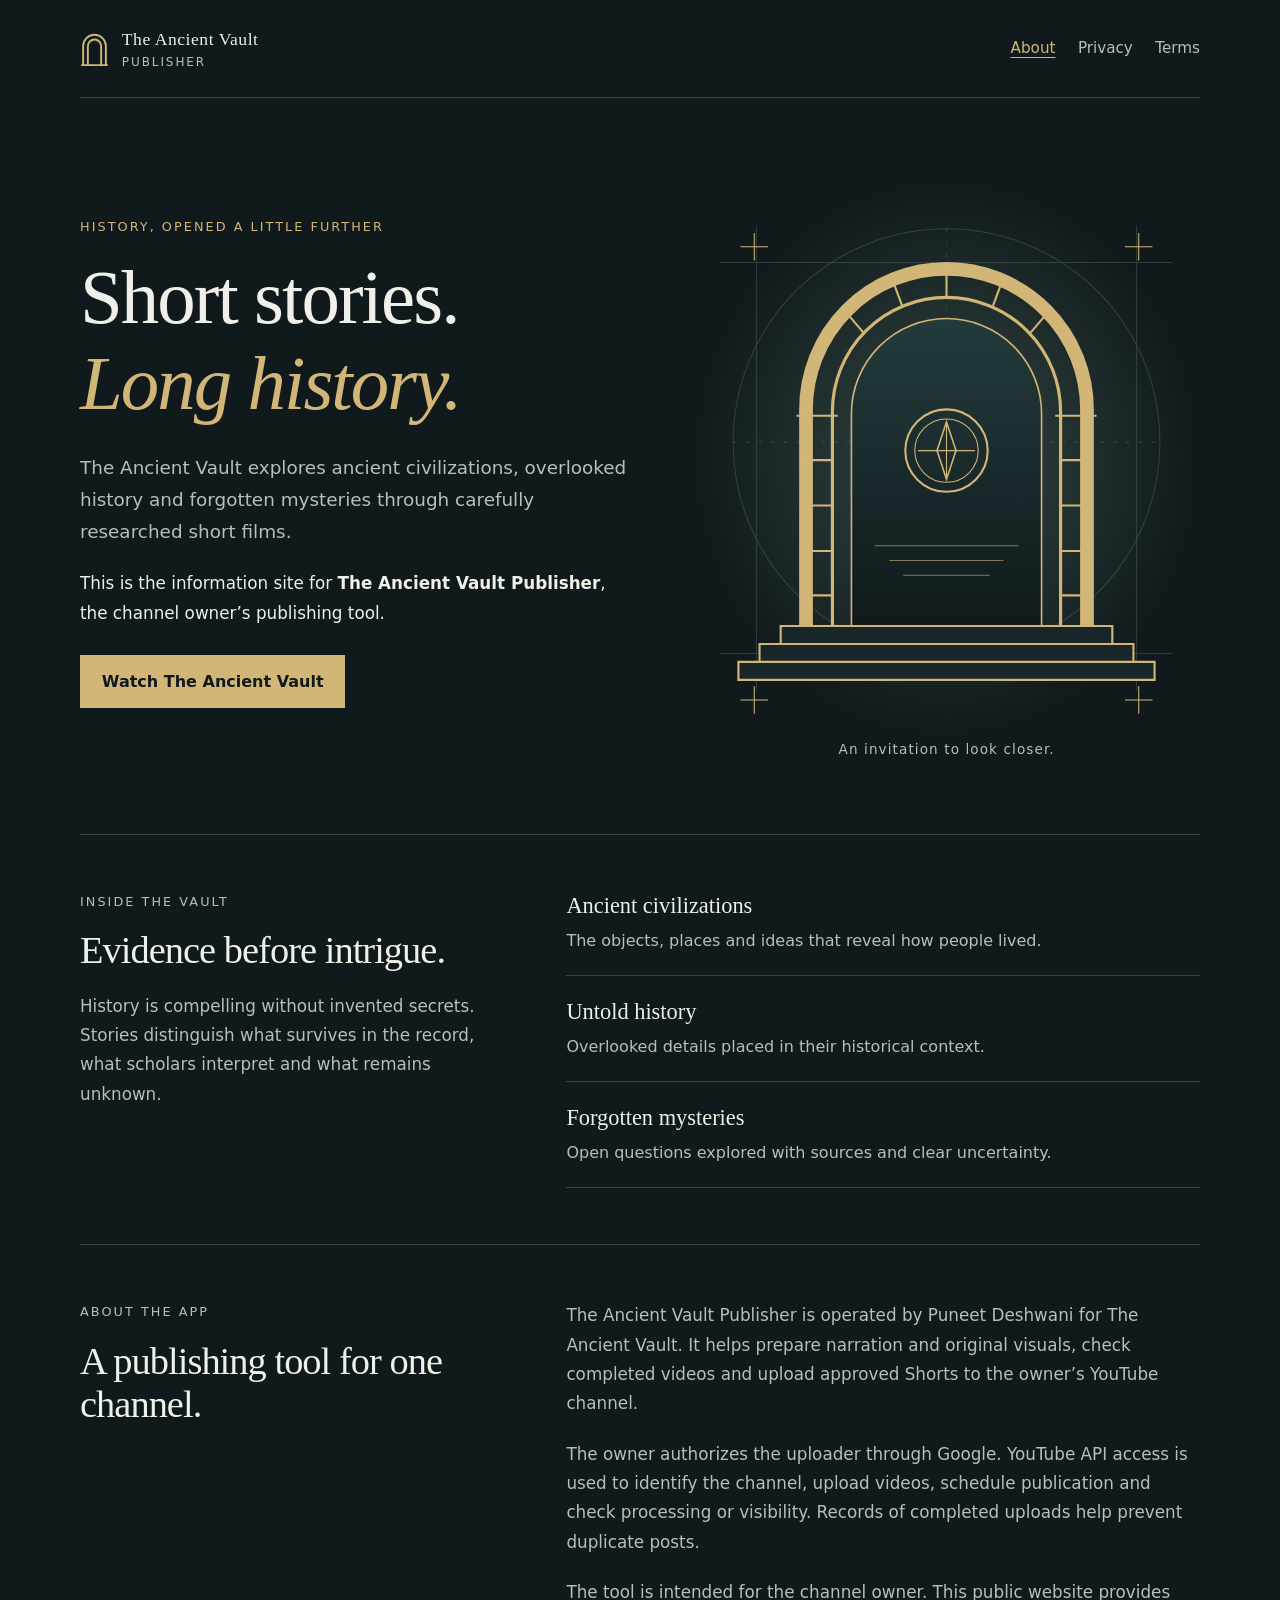
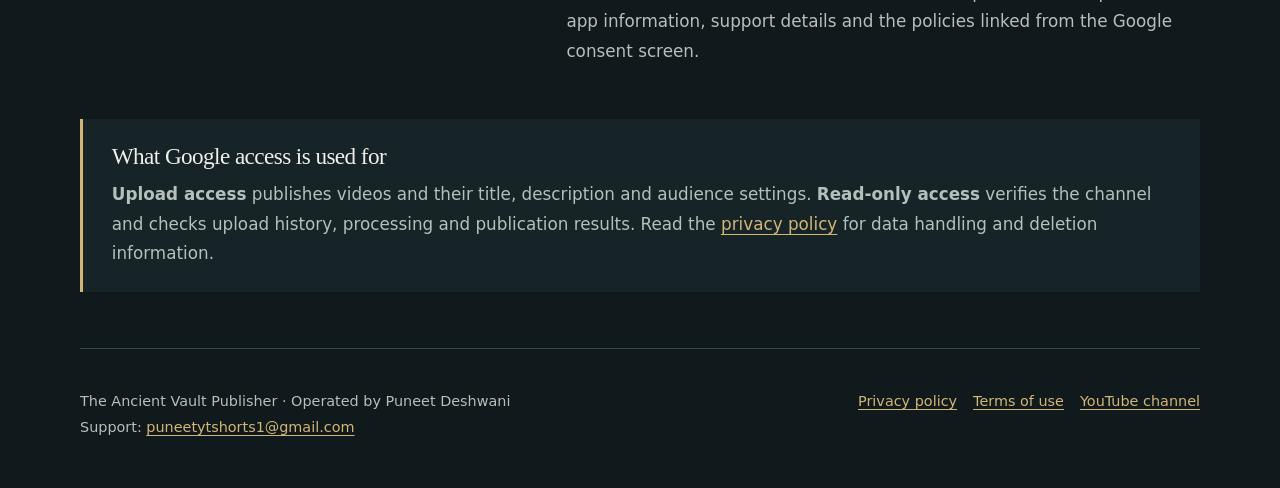
<file: ancient-vault/index.html>
<!doctype html>
<html lang="en"><head><meta charset="utf-8"><meta name="viewport" content="width=device-width,initial-scale=1"><title>The Ancient Vault Publisher</title><meta name="description" content="An owner-operated publishing tool for The Ancient Vault: short stories about ancient civilizations, untold history and forgotten mysteries. Read about the app, permissions and privacy."><link rel="canonical" href="https://itz-puneet.github.io/ancient-vault/"><link rel="stylesheet" href="site.css"><meta name="theme-color" content="#10191c"></head>
<body><a class="skip" href="#main">Skip to content</a><div class="wrap"><header class="site-header"><a class="brand" href="./" aria-label="The Ancient Vault Publisher homepage"><svg viewBox="0 0 30 38" fill="none" aria-hidden="true"><path d="M3 35V16a12 12 0 0 1 24 0v19M8 35V16a7 7 0 0 1 14 0v19M1 36h28" stroke="currentColor" stroke-width="2"/></svg><span>The Ancient Vault<small>Publisher</small></span></a><nav aria-label="Main navigation"><a href="./" aria-current="page">About</a><a href="privacy.html">Privacy</a><a href="terms.html">Terms</a></nav></header>
<main id="main"><section class="hero"><div class="hero-copy"><p class="eyebrow">History, opened a little further</p><h1>Short stories.<br><em>Long history.</em></h1><p class="intro">The Ancient Vault explores ancient civilizations, overlooked history and forgotten mysteries through carefully researched short films.</p><p>This is the information site for <strong>The Ancient Vault Publisher</strong>, the channel owner’s publishing tool.</p><a class="button" href="https://www.youtube.com/@TheAncientVault-e5x">Watch The Ancient Vault</a></div><div class="hero-art"><img class="archive-art" src="vault.svg" width="480" height="530" alt="A gold-lined ancient stone arch, an open doorway and a compass emblem"><p class="art-label">An invitation to look closer.</p></div></section>
<section class="section split" aria-labelledby="stories"><div><p class="eyebrow">Inside the vault</p><h2 id="stories">Evidence before intrigue.</h2><p>History is compelling without invented secrets. Stories distinguish what survives in the record, what scholars interpret and what remains unknown.</p></div><ul class="story-list"><li>Ancient civilizations<span>The objects, places and ideas that reveal how people lived.</span></li><li>Untold history<span>Overlooked details placed in their historical context.</span></li><li>Forgotten mysteries<span>Open questions explored with sources and clear uncertainty.</span></li></ul></section>
<section class="section" aria-labelledby="publisher"><div class="split"><div><p class="eyebrow">About the app</p><h2 id="publisher">A publishing tool for one channel.</h2></div><div><p>The Ancient Vault Publisher is operated by Puneet Deshwani for The Ancient Vault. It helps prepare narration and original visuals, check completed videos and upload approved Shorts to the owner’s YouTube channel.</p><p>The owner authorizes the uploader through Google. YouTube API access is used to identify the channel, upload videos, schedule publication and check processing or visibility. Records of completed uploads help prevent duplicate posts.</p><p>The tool is intended for the channel owner. This public website provides app information, support details and the policies linked from the Google consent screen.</p></div></div><aside class="access" aria-labelledby="permissions"><h3 id="permissions">What Google access is used for</h3><p><strong>Upload access</strong> publishes videos and their title, description and audience settings. <strong>Read-only access</strong> verifies the channel and checks upload history, processing and publication results. Read the <a href="privacy.html">privacy policy</a> for data handling and deletion information.</p></aside></section>
</main><footer class="site-footer"><div><p>The Ancient Vault Publisher · Operated by Puneet Deshwani</p><p>Support: <a href="mailto:puneetytshorts1@gmail.com">puneetytshorts1@gmail.com</a></p></div><div class="footer-links"><a href="privacy.html">Privacy policy</a><a href="terms.html">Terms of use</a><a href="https://www.youtube.com/@TheAncientVault-e5x">YouTube channel</a></div></footer></div></body></html>
</file>
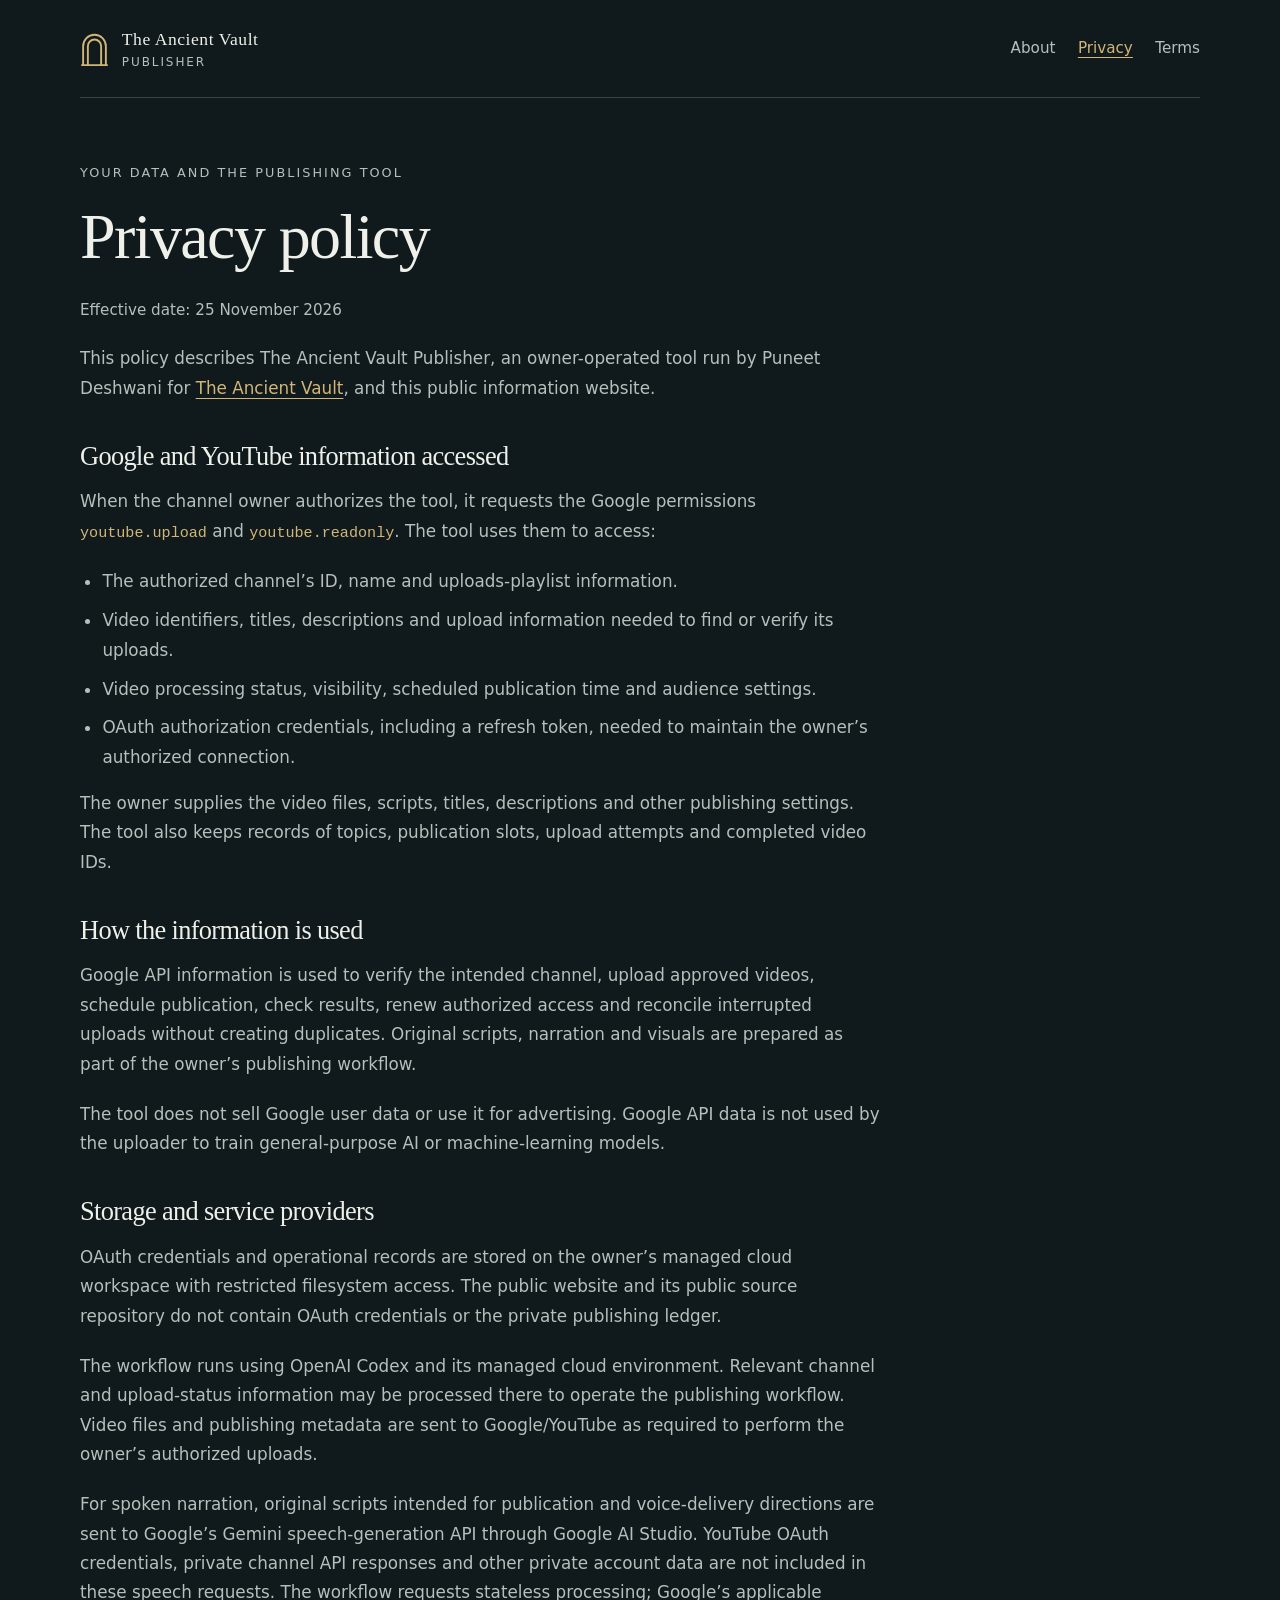
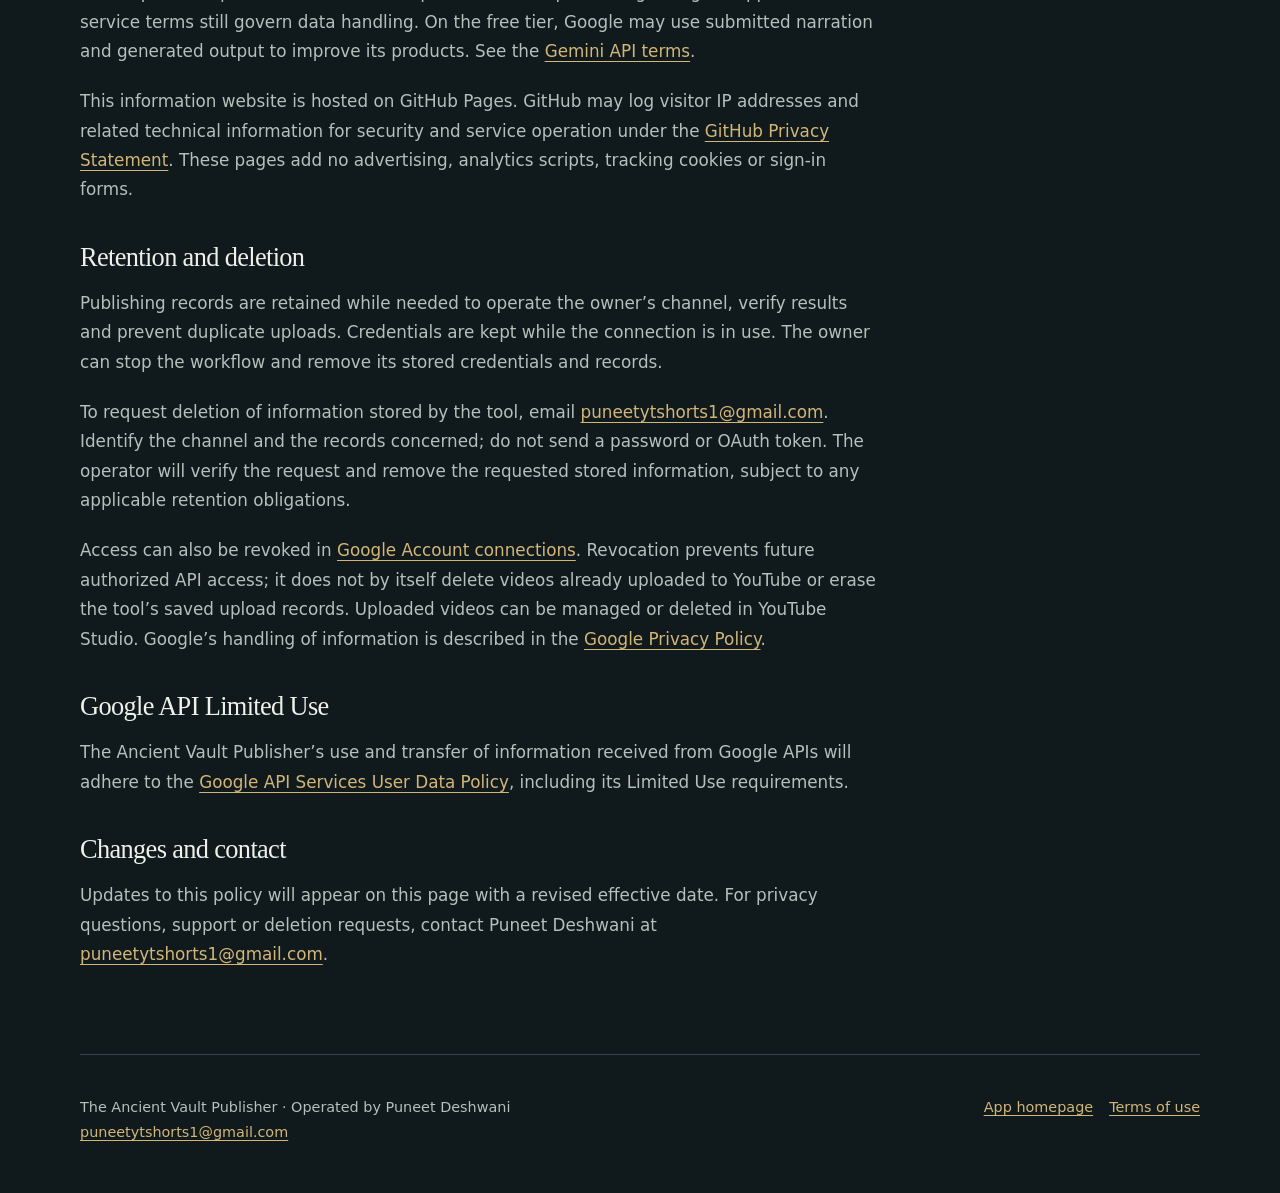
<file: ancient-vault/privacy.html>
<!doctype html>
<html lang="en"><head><meta charset="utf-8"><meta name="viewport" content="width=device-width,initial-scale=1"><title>Privacy Policy · The Ancient Vault Publisher</title><meta name="description" content="How The Ancient Vault Publisher accesses, uses, stores and shares Google and YouTube data, and how to request deletion."><link rel="canonical" href="https://itz-puneet.github.io/ancient-vault/privacy.html"><link rel="stylesheet" href="site.css"><meta name="theme-color" content="#10191c"></head><body><a class="skip" href="#main">Skip to content</a><div class="wrap"><header class="site-header"><a class="brand" href="./"><svg viewBox="0 0 30 38" fill="none" aria-hidden="true"><path d="M3 35V16a12 12 0 0 1 24 0v19M8 35V16a7 7 0 0 1 14 0v19M1 36h28" stroke="currentColor" stroke-width="2"/></svg><span>The Ancient Vault<small>Publisher</small></span></a><nav aria-label="Main navigation"><a href="./">About</a><a href="privacy.html" aria-current="page">Privacy</a><a href="terms.html">Terms</a></nav></header>
<main class="legal" id="main"><p class="eyebrow">Your data and the publishing tool</p><h1>Privacy policy</h1><p class="date">Effective date: 25 November 2026</p><p>This policy describes The Ancient Vault Publisher, an owner-operated tool run by Puneet Deshwani for <a href="https://www.youtube.com/@TheAncientVault-e5x">The Ancient Vault</a>, and this public information website.</p>
<h2>Google and YouTube information accessed</h2><p>When the channel owner authorizes the tool, it requests the Google permissions <code>youtube.upload</code> and <code>youtube.readonly</code>. The tool uses them to access:</p><ul><li>The authorized channel’s ID, name and uploads-playlist information.</li><li>Video identifiers, titles, descriptions and upload information needed to find or verify its uploads.</li><li>Video processing status, visibility, scheduled publication time and audience settings.</li><li>OAuth authorization credentials, including a refresh token, needed to maintain the owner’s authorized connection.</li></ul><p>The owner supplies the video files, scripts, titles, descriptions and other publishing settings. The tool also keeps records of topics, publication slots, upload attempts and completed video IDs.</p>
<h2>How the information is used</h2><p>Google API information is used to verify the intended channel, upload approved videos, schedule publication, check results, renew authorized access and reconcile interrupted uploads without creating duplicates. Original scripts, narration and visuals are prepared as part of the owner’s publishing workflow.</p><p>The tool does not sell Google user data or use it for advertising. Google API data is not used by the uploader to train general-purpose AI or machine-learning models.</p>
<h2>Storage and service providers</h2><p>OAuth credentials and operational records are stored on the owner’s managed cloud workspace with restricted filesystem access. The public website and its public source repository do not contain OAuth credentials or the private publishing ledger.</p><p>The workflow runs using OpenAI Codex and its managed cloud environment. Relevant channel and upload-status information may be processed there to operate the publishing workflow. Video files and publishing metadata are sent to Google/YouTube as required to perform the owner’s authorized uploads.</p><p>For spoken narration, original scripts intended for publication and voice-delivery directions are sent to Google’s Gemini speech-generation API through Google AI Studio. YouTube OAuth credentials, private channel API responses and other private account data are not included in these speech requests. The workflow requests stateless processing; Google’s applicable service terms still govern data handling. On the free tier, Google may use submitted narration and generated output to improve its products. See the <a href="https://aistudio.google.com/docs/terms">Gemini API terms</a>.</p><p>This information website is hosted on GitHub Pages. GitHub may log visitor IP addresses and related technical information for security and service operation under the <a href="https://docs.github.com/en/site-policy/privacy-policies/github-general-privacy-statement">GitHub Privacy Statement</a>. These pages add no advertising, analytics scripts, tracking cookies or sign-in forms.</p>
<h2>Retention and deletion</h2><p>Publishing records are retained while needed to operate the owner’s channel, verify results and prevent duplicate uploads. Credentials are kept while the connection is in use. The owner can stop the workflow and remove its stored credentials and records.</p><p>To request deletion of information stored by the tool, email <a href="mailto:puneetytshorts1@gmail.com?subject=Ancient%20Vault%20data%20deletion">puneetytshorts1@gmail.com</a>. Identify the channel and the records concerned; do not send a password or OAuth token. The operator will verify the request and remove the requested stored information, subject to any applicable retention obligations.</p><p>Access can also be revoked in <a href="https://myaccount.google.com/connections">Google Account connections</a>. Revocation prevents future authorized API access; it does not by itself delete videos already uploaded to YouTube or erase the tool’s saved upload records. Uploaded videos can be managed or deleted in YouTube Studio. Google’s handling of information is described in the <a href="https://policies.google.com/privacy">Google Privacy Policy</a>.</p>
<h2>Google API Limited Use</h2><p>The Ancient Vault Publisher’s use and transfer of information received from Google APIs will adhere to the <a href="https://developers.google.com/terms/api-services-user-data-policy">Google API Services User Data Policy</a>, including its Limited Use requirements.</p>
<h2>Changes and contact</h2><p>Updates to this policy will appear on this page with a revised effective date. For privacy questions, support or deletion requests, contact Puneet Deshwani at <a href="mailto:puneetytshorts1@gmail.com">puneetytshorts1@gmail.com</a>.</p></main><footer class="site-footer"><div><p>The Ancient Vault Publisher · Operated by Puneet Deshwani</p><p><a href="mailto:puneetytshorts1@gmail.com">puneetytshorts1@gmail.com</a></p></div><div class="footer-links"><a href="./">App homepage</a><a href="terms.html">Terms of use</a></div></footer></div></body></html>
</file>
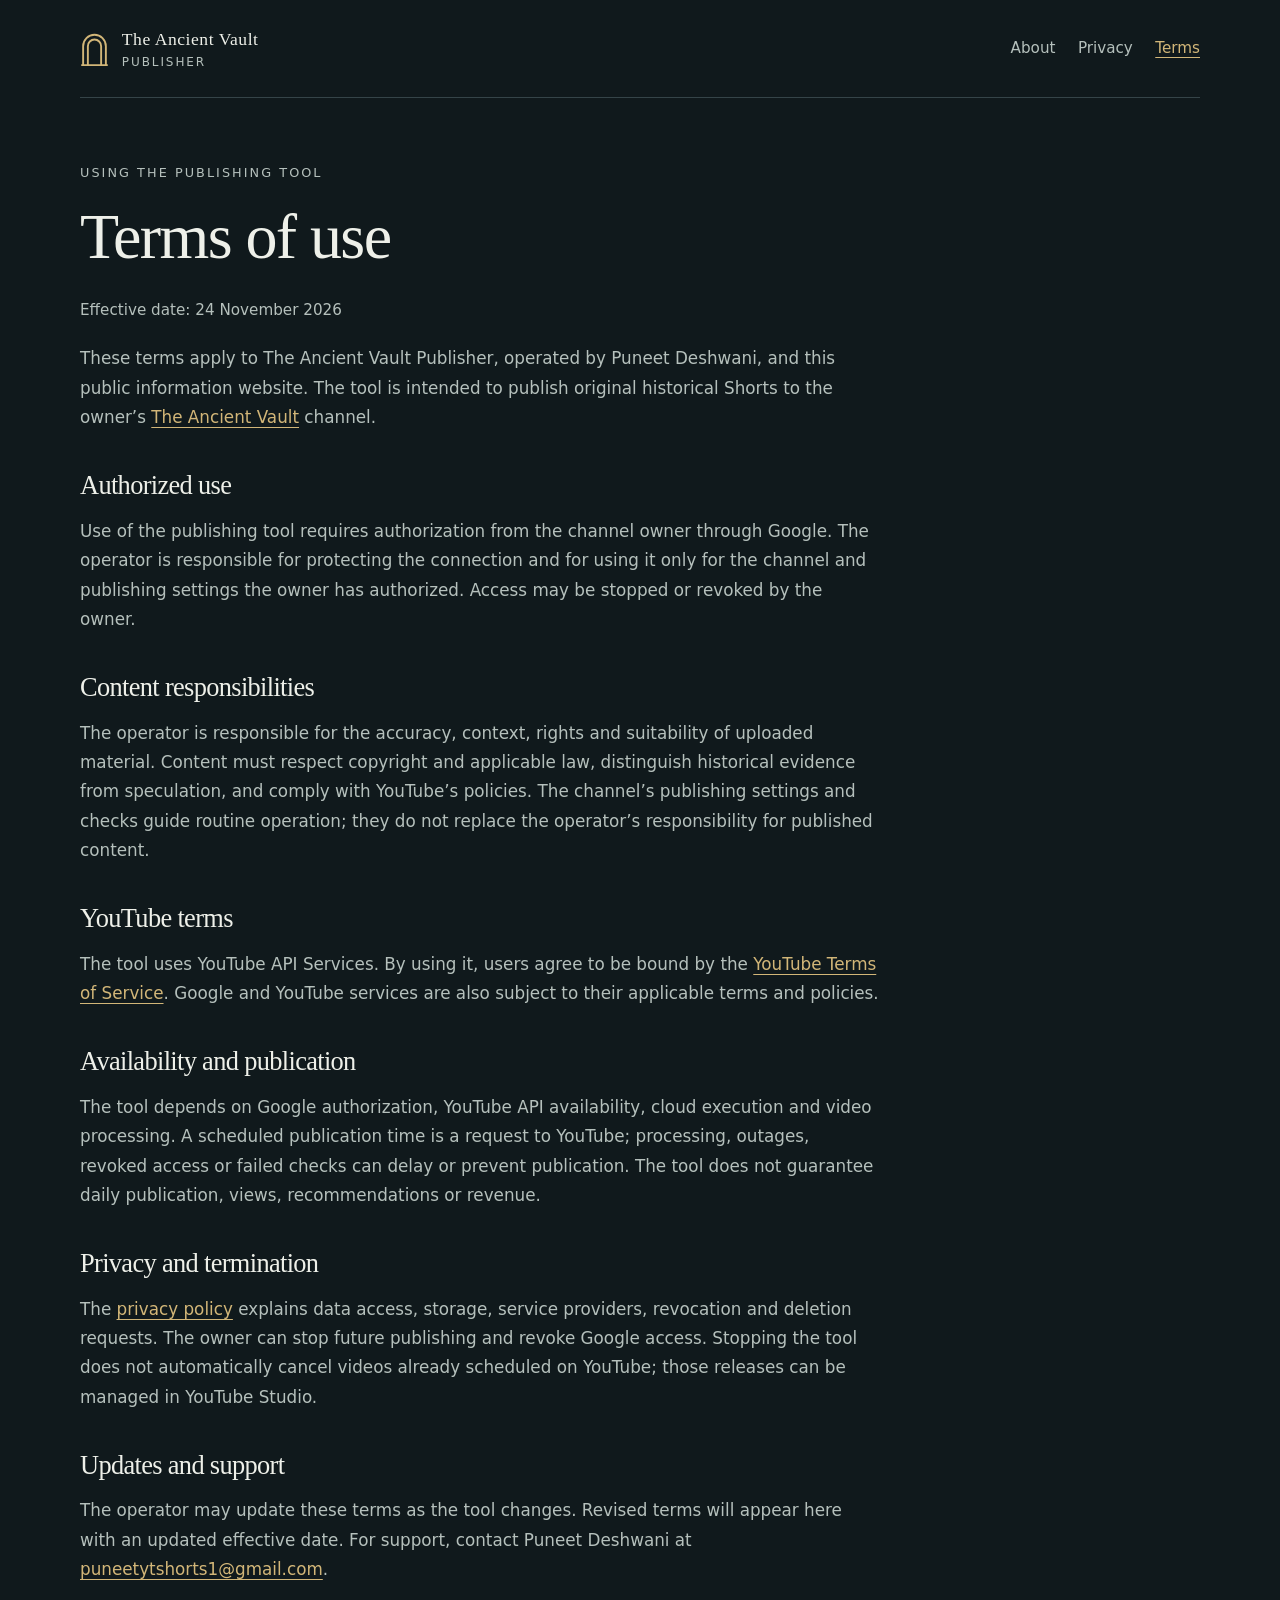
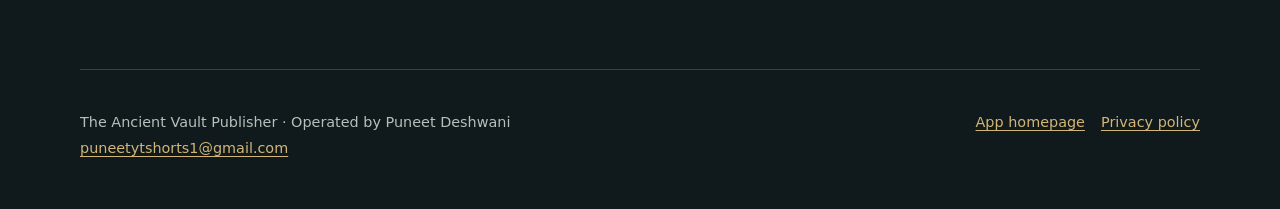
<file: ancient-vault/terms.html>
<!doctype html>
<html lang="en"><head><meta charset="utf-8"><meta name="viewport" content="width=device-width,initial-scale=1"><title>Terms of Use · The Ancient Vault Publisher</title><meta name="description" content="Terms for the owner-operated Ancient Vault Publisher and its public information website."><link rel="canonical" href="https://itz-puneet.github.io/ancient-vault/terms.html"><link rel="stylesheet" href="site.css"><meta name="theme-color" content="#10191c"></head><body><a class="skip" href="#main">Skip to content</a><div class="wrap"><header class="site-header"><a class="brand" href="./"><svg viewBox="0 0 30 38" fill="none" aria-hidden="true"><path d="M3 35V16a12 12 0 0 1 24 0v19M8 35V16a7 7 0 0 1 14 0v19M1 36h28" stroke="currentColor" stroke-width="2"/></svg><span>The Ancient Vault<small>Publisher</small></span></a><nav aria-label="Main navigation"><a href="./">About</a><a href="privacy.html">Privacy</a><a href="terms.html" aria-current="page">Terms</a></nav></header>
<main class="legal" id="main"><p class="eyebrow">Using the publishing tool</p><h1>Terms of use</h1><p class="date">Effective date: 24 November 2026</p><p>These terms apply to The Ancient Vault Publisher, operated by Puneet Deshwani, and this public information website. The tool is intended to publish original historical Shorts to the owner’s <a href="https://www.youtube.com/@TheAncientVault-e5x">The Ancient Vault</a> channel.</p>
<h2>Authorized use</h2><p>Use of the publishing tool requires authorization from the channel owner through Google. The operator is responsible for protecting the connection and for using it only for the channel and publishing settings the owner has authorized. Access may be stopped or revoked by the owner.</p>
<h2>Content responsibilities</h2><p>The operator is responsible for the accuracy, context, rights and suitability of uploaded material. Content must respect copyright and applicable law, distinguish historical evidence from speculation, and comply with YouTube’s policies. The channel’s publishing settings and checks guide routine operation; they do not replace the operator’s responsibility for published content.</p>
<h2>YouTube terms</h2><p>The tool uses YouTube API Services. By using it, users agree to be bound by the <a href="https://www.youtube.com/t/terms">YouTube Terms of Service</a>. Google and YouTube services are also subject to their applicable terms and policies.</p>
<h2>Availability and publication</h2><p>The tool depends on Google authorization, YouTube API availability, cloud execution and video processing. A scheduled publication time is a request to YouTube; processing, outages, revoked access or failed checks can delay or prevent publication. The tool does not guarantee daily publication, views, recommendations or revenue.</p>
<h2>Privacy and termination</h2><p>The <a href="privacy.html">privacy policy</a> explains data access, storage, service providers, revocation and deletion requests. The owner can stop future publishing and revoke Google access. Stopping the tool does not automatically cancel videos already scheduled on YouTube; those releases can be managed in YouTube Studio.</p>
<h2>Updates and support</h2><p>The operator may update these terms as the tool changes. Revised terms will appear here with an updated effective date. For support, contact Puneet Deshwani at <a href="mailto:puneetytshorts1@gmail.com">puneetytshorts1@gmail.com</a>.</p></main><footer class="site-footer"><div><p>The Ancient Vault Publisher · Operated by Puneet Deshwani</p><p><a href="mailto:puneetytshorts1@gmail.com">puneetytshorts1@gmail.com</a></p></div><div class="footer-links"><a href="./">App homepage</a><a href="privacy.html">Privacy policy</a></div></footer></div></body></html>
</file>
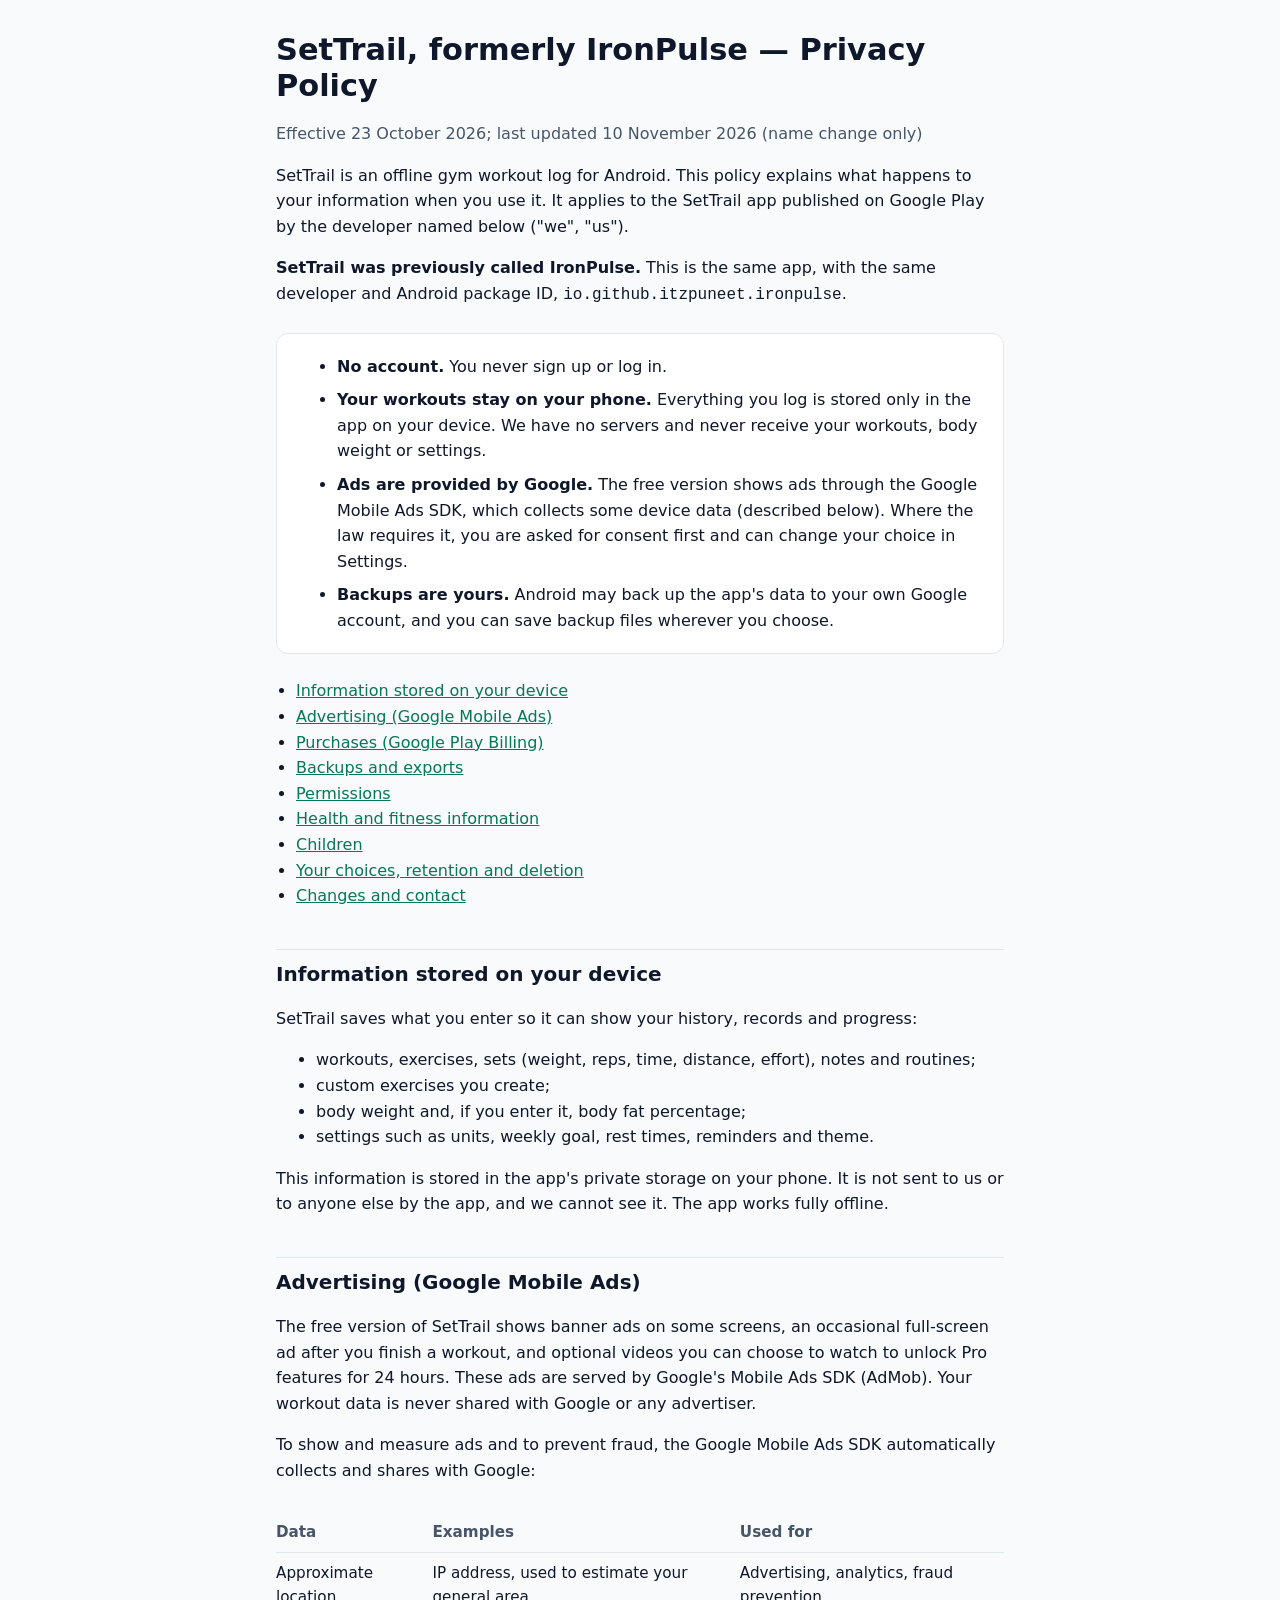
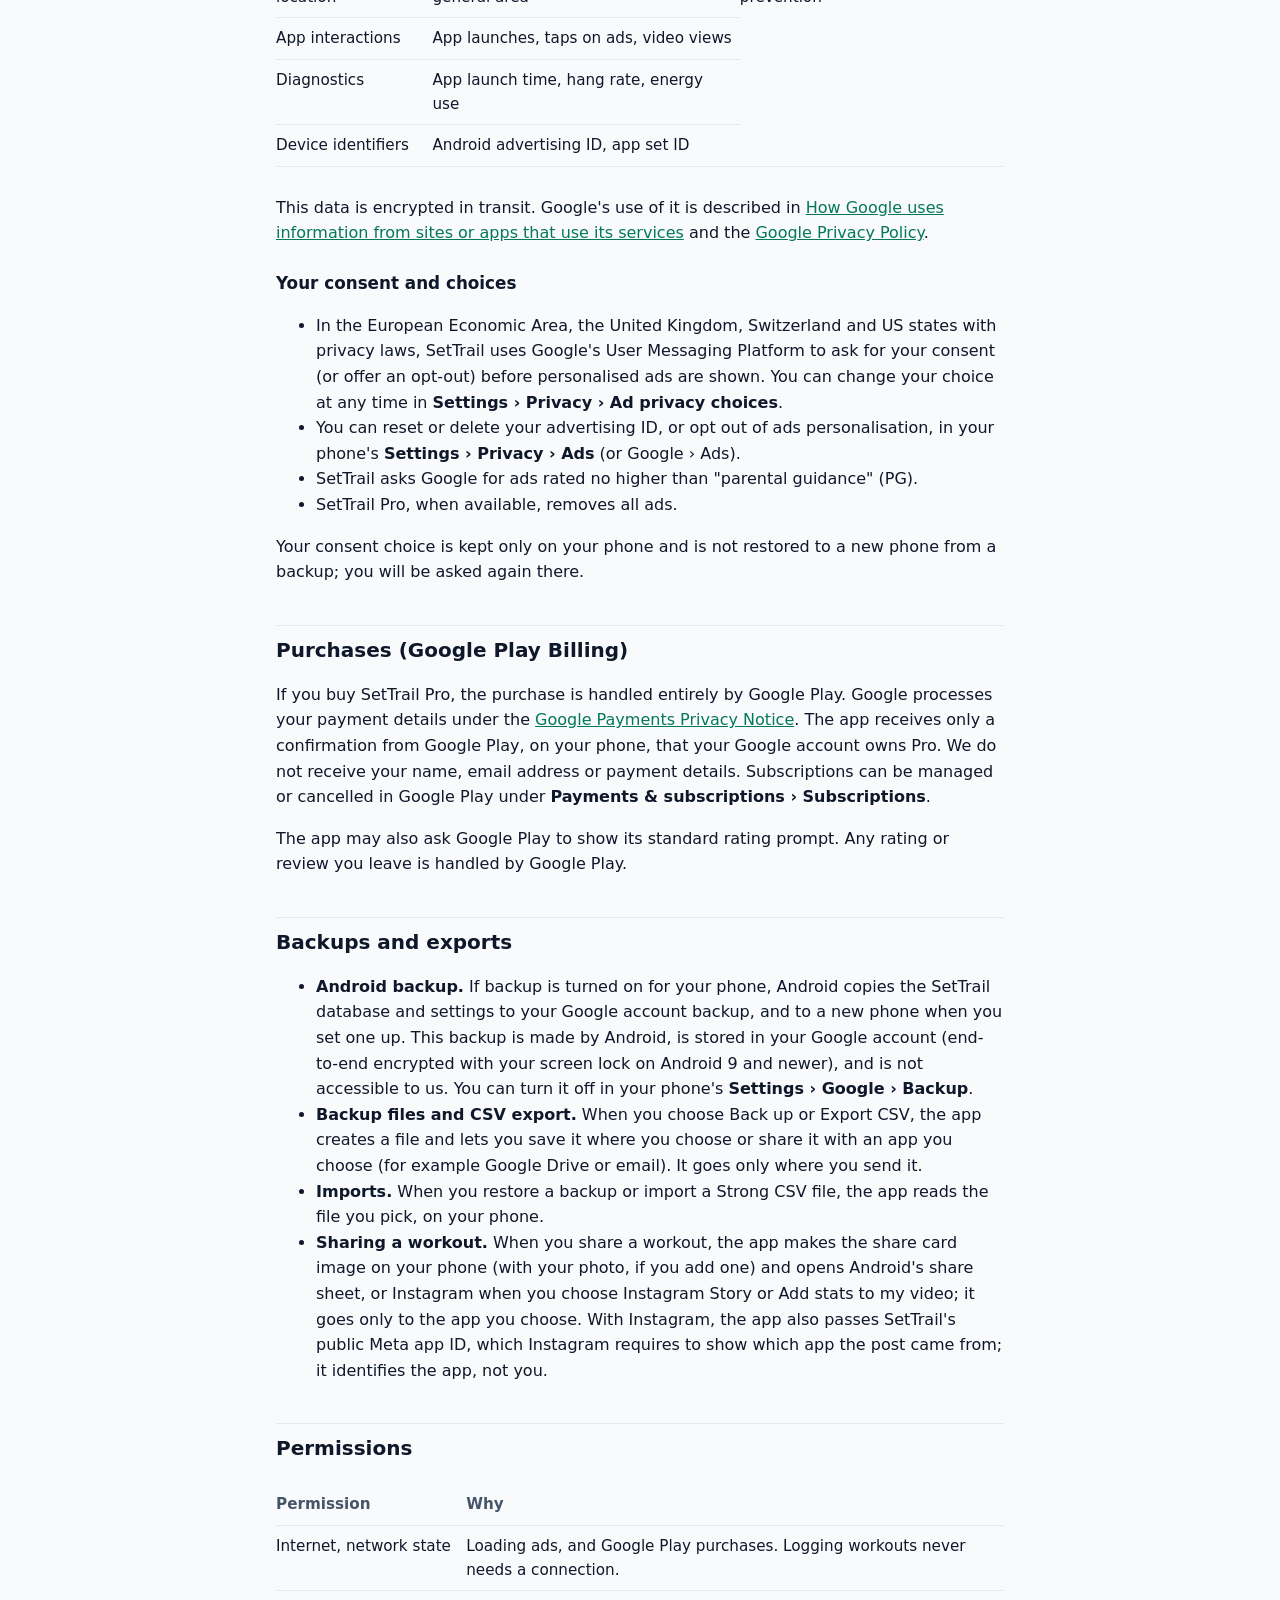
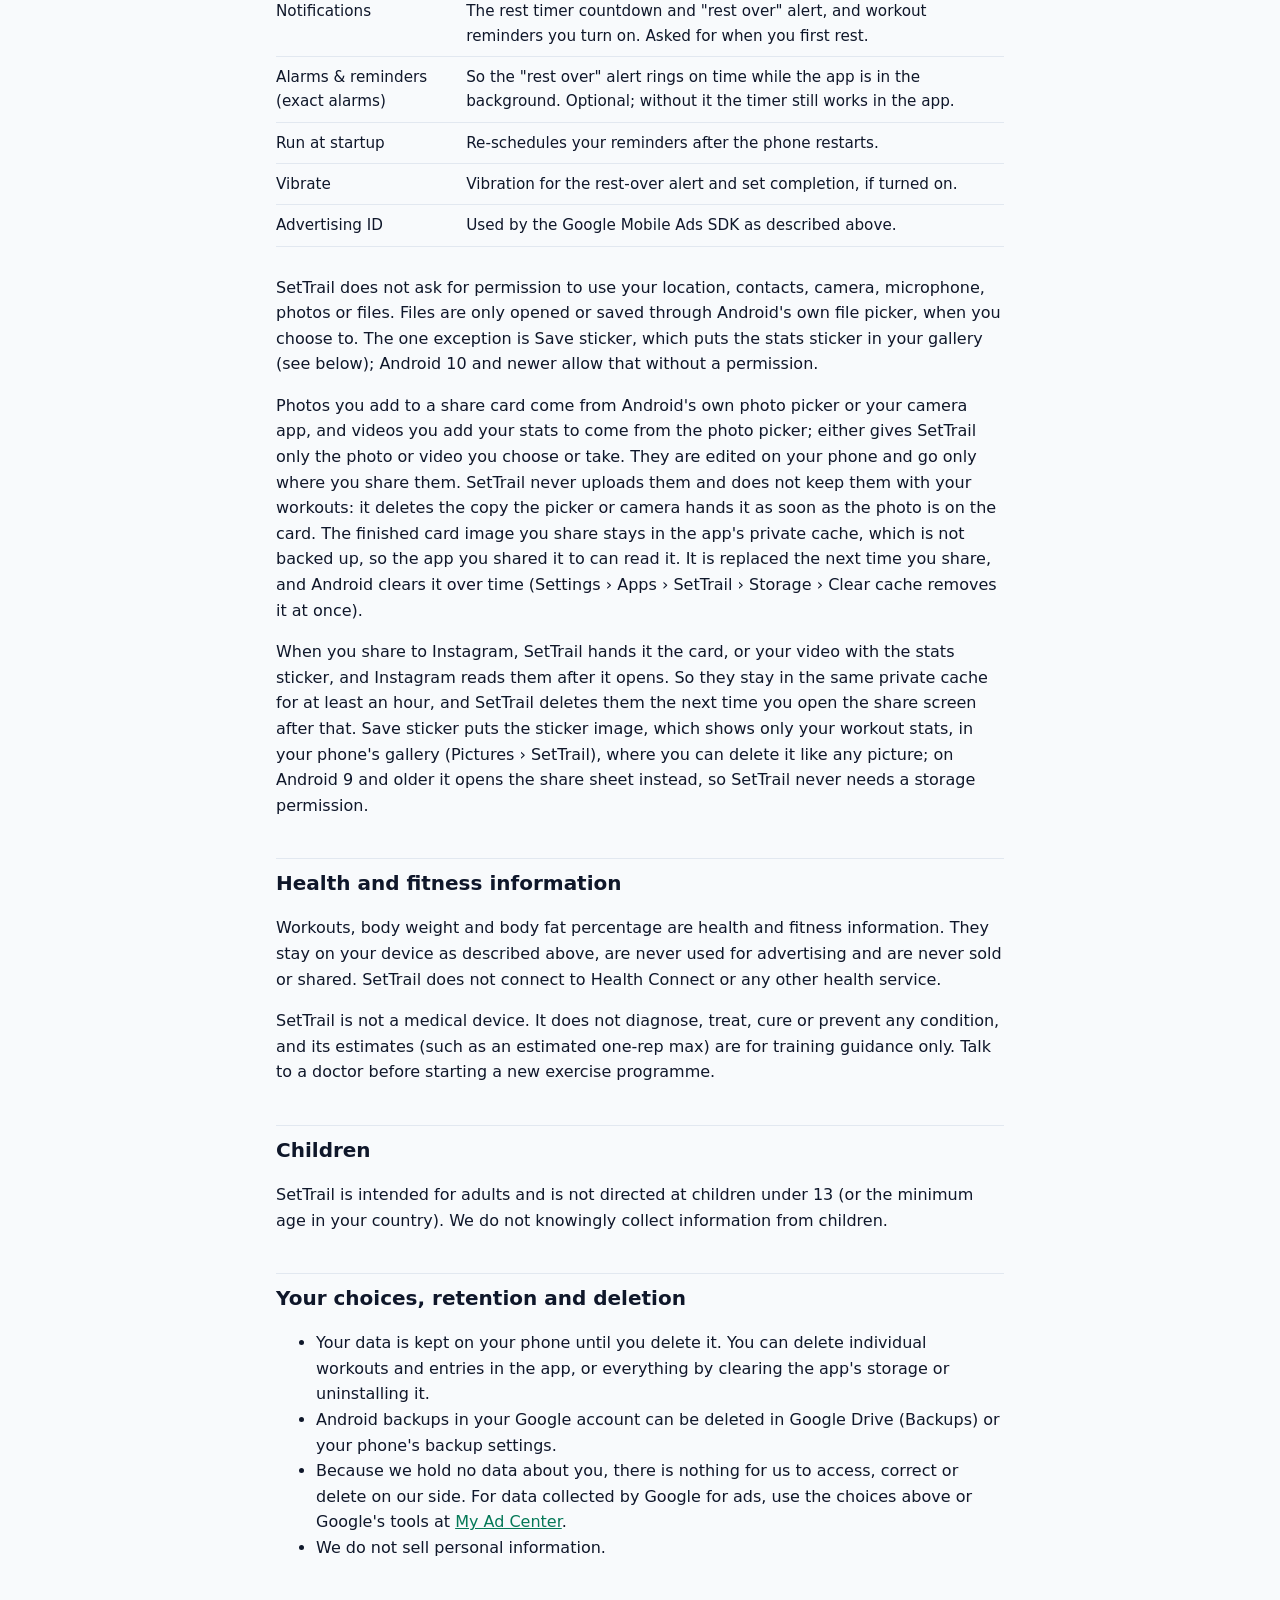
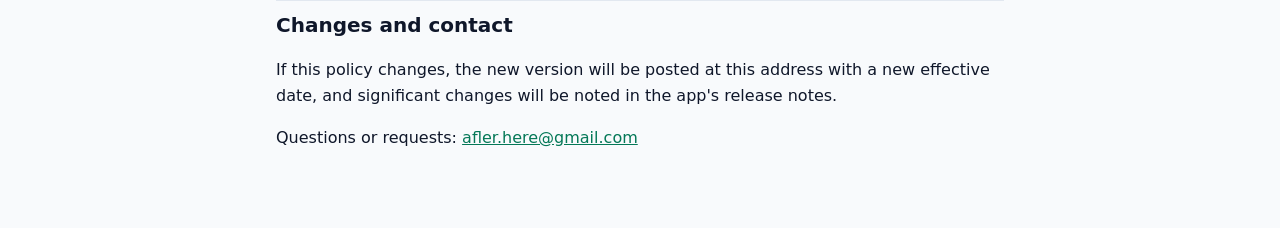
<file: ironpulse/privacy.html>
<!doctype html>
<html lang="en">
<head>
<meta charset="utf-8">
<meta name="viewport" content="width=device-width, initial-scale=1">
<title>SetTrail, formerly IronPulse — Privacy Policy</title>
<meta name="description" content="How the SetTrail workout log handles your data: everything stays on your phone, no account, ads by Google.">
<style>
  :root {
    --bg: #f8fafc; --text: #0f172a; --muted: #475569; --line: #e2e8f0;
    --card: #ffffff; --accent: #047857;
  }
  @media (prefers-color-scheme: dark) {
    :root {
      --bg: #020617; --text: #e2e8f0; --muted: #94a3b8; --line: #1e293b;
      --card: #0f172a; --accent: #34d399;
    }
  }
  * { box-sizing: border-box; }
  body {
    margin: 0; background: var(--bg); color: var(--text);
    font: 16px/1.6 system-ui, -apple-system, "Segoe UI", Roboto, sans-serif;
    -webkit-text-size-adjust: 100%;
  }
  main { max-width: 760px; margin: 0 auto; padding: 32px 16px 64px; }
  h1 { font-size: 1.9rem; line-height: 1.2; margin: 0 0 4px; }
  h2 { font-size: 1.25rem; margin: 40px 0 8px; padding-top: 8px; border-top: 1px solid var(--line); }
  h3 { font-size: 1.05rem; margin: 24px 0 4px; }
  p, li { color: var(--text); }
  .muted { color: var(--muted); }
  a { color: var(--accent); overflow-wrap: anywhere; }
  .summary {
    background: var(--card); border: 1px solid var(--line); border-radius: 12px;
    padding: 4px 20px; margin: 24px 0;
  }
  .summary li { margin: 8px 0; }
  table { width: 100%; border-collapse: collapse; margin: 12px 0; font-size: 0.95rem; }
  th, td { text-align: left; vertical-align: top; padding: 8px 8px 8px 0; border-bottom: 1px solid var(--line); }
  th { color: var(--muted); font-weight: 600; }
  .table-wrap { overflow-x: auto; }
  nav ul { padding-left: 20px; }
</style>
</head>
<body>
<main>
  <h1>SetTrail, formerly IronPulse — Privacy Policy</h1>
  <p class="muted">Effective 23 October 2026; last updated 10 November 2026 (name change only)</p>

  <p>SetTrail is an offline gym workout log for Android. This policy explains what happens to your
  information when you use it. It applies to the SetTrail app published on Google Play by the developer
  named below ("we", "us").</p>

  <p><strong>SetTrail was previously called IronPulse.</strong> This is the same app, with the same
  developer and Android package ID, <code>io.github.itzpuneet.ironpulse</code>.</p>

  <div class="summary">
    <ul>
      <li><strong>No account.</strong> You never sign up or log in.</li>
      <li><strong>Your workouts stay on your phone.</strong> Everything you log is stored only in the app on
        your device. We have no servers and never receive your workouts, body weight or settings.</li>
      <li><strong>Ads are provided by Google.</strong> The free version shows ads through the Google Mobile Ads
        SDK, which collects some device data (described below). Where the law requires it, you are asked for
        consent first and can change your choice in Settings.</li>
      <li><strong>Backups are yours.</strong> Android may back up the app's data to your own Google account, and
        you can save backup files wherever you choose.</li>
    </ul>
  </div>

  <nav aria-label="Contents">
    <ul>
      <li><a href="#on-device">Information stored on your device</a></li>
      <li><a href="#ads">Advertising (Google Mobile Ads)</a></li>
      <li><a href="#purchases">Purchases (Google Play Billing)</a></li>
      <li><a href="#backup">Backups and exports</a></li>
      <li><a href="#permissions">Permissions</a></li>
      <li><a href="#health">Health and fitness information</a></li>
      <li><a href="#children">Children</a></li>
      <li><a href="#rights">Your choices, retention and deletion</a></li>
      <li><a href="#changes">Changes and contact</a></li>
    </ul>
  </nav>

  <h2 id="on-device">Information stored on your device</h2>
  <p>SetTrail saves what you enter so it can show your history, records and progress:</p>
  <ul>
    <li>workouts, exercises, sets (weight, reps, time, distance, effort), notes and routines;</li>
    <li>custom exercises you create;</li>
    <li>body weight and, if you enter it, body fat percentage;</li>
    <li>settings such as units, weekly goal, rest times, reminders and theme.</li>
  </ul>
  <p>This information is stored in the app's private storage on your phone. It is not sent to us or to anyone
  else by the app, and we cannot see it. The app works fully offline.</p>

  <h2 id="ads">Advertising (Google Mobile Ads)</h2>
  <p>The free version of SetTrail shows banner ads on some screens, an occasional full-screen ad after you
  finish a workout, and optional videos you can choose to watch to unlock Pro features for 24 hours. These
  ads are served by Google's Mobile Ads SDK (AdMob). Your workout data is never shared with Google or any
  advertiser.</p>
  <p>To show and measure ads and to prevent fraud, the Google Mobile Ads SDK automatically collects and shares
  with Google:</p>
  <div class="table-wrap">
  <table>
    <thead><tr><th>Data</th><th>Examples</th><th>Used for</th></tr></thead>
    <tbody>
      <tr><td>Approximate location</td><td>IP address, used to estimate your general area</td><td rowspan="4">Advertising, analytics, fraud prevention</td></tr>
      <tr><td>App interactions</td><td>App launches, taps on ads, video views</td></tr>
      <tr><td>Diagnostics</td><td>App launch time, hang rate, energy use</td></tr>
      <tr><td>Device identifiers</td><td>Android advertising ID, app set ID</td></tr>
    </tbody>
  </table>
  </div>
  <p>This data is encrypted in transit. Google's use of it is described in
  <a href="https://policies.google.com/technologies/partner-sites">How Google uses information from sites or apps that use its services</a>
  and the <a href="https://policies.google.com/privacy">Google Privacy Policy</a>.</p>
  <h3>Your consent and choices</h3>
  <ul>
    <li>In the European Economic Area, the United Kingdom, Switzerland and US states with privacy laws,
      SetTrail uses Google's User Messaging Platform to ask for your consent (or offer an opt-out) before
      personalised ads are shown. You can change your choice at any time in
      <strong>Settings &rsaquo; Privacy &rsaquo; Ad privacy choices</strong>.</li>
    <li>You can reset or delete your advertising ID, or opt out of ads personalisation, in your phone's
      <strong>Settings &rsaquo; Privacy &rsaquo; Ads</strong> (or Google &rsaquo; Ads).</li>
    <li>SetTrail asks Google for ads rated no higher than "parental guidance" (PG).</li>
    <li>SetTrail Pro, when available, removes all ads.</li>
  </ul>
  <p>Your consent choice is kept only on your phone and is not restored to a new phone from a backup; you will
  be asked again there.</p>

  <h2 id="purchases">Purchases (Google Play Billing)</h2>
  <p>If you buy SetTrail Pro, the purchase is handled entirely by Google Play. Google processes your payment
  details under the <a href="https://payments.google.com/payments/apis-secure/u/0/get_legal_document?ldo=0&amp;ldt=privacynotice">Google Payments Privacy Notice</a>.
  The app receives only a confirmation from Google Play, on your phone, that your Google account owns Pro.
  We do not receive your name, email address or payment details. Subscriptions can be managed or cancelled
  in Google Play under <strong>Payments &amp; subscriptions &rsaquo; Subscriptions</strong>.</p>
  <p>The app may also ask Google Play to show its standard rating prompt. Any rating or review you leave is
  handled by Google Play.</p>

  <h2 id="backup">Backups and exports</h2>
  <ul>
    <li><strong>Android backup.</strong> If backup is turned on for your phone, Android copies the SetTrail
      database and settings to your Google account backup, and to a new phone when you set one up. This backup
      is made by Android, is stored in your Google account (end-to-end encrypted with your screen lock on
      Android 9 and newer), and is not accessible to us. You can turn it off in your phone's
      <strong>Settings &rsaquo; Google &rsaquo; Backup</strong>.</li>
    <li><strong>Backup files and CSV export.</strong> When you choose Back up or Export CSV, the app creates a
      file and lets you save it where you choose or share it with an app you choose (for example Google Drive
      or email). It goes only where you send it.</li>
    <li><strong>Imports.</strong> When you restore a backup or import a Strong CSV file, the app reads the file
      you pick, on your phone.</li>
    <li><strong>Sharing a workout.</strong> When you share a workout, the app makes the share card image on your
      phone (with your photo, if you add one) and opens Android's share sheet, or Instagram when you choose
      Instagram Story or Add stats to my video; it goes only to the app you choose. With Instagram, the app also
      passes SetTrail's public Meta app ID, which Instagram requires to show which app the post came from; it
      identifies the app, not you.</li>
  </ul>

  <h2 id="permissions">Permissions</h2>
  <div class="table-wrap">
  <table>
    <thead><tr><th>Permission</th><th>Why</th></tr></thead>
    <tbody>
      <tr><td>Internet, network state</td><td>Loading ads, and Google Play purchases. Logging workouts never needs a connection.</td></tr>
      <tr><td>Notifications</td><td>The rest timer countdown and "rest over" alert, and workout reminders you turn on. Asked for when you first rest.</td></tr>
      <tr><td>Alarms &amp; reminders (exact alarms)</td><td>So the "rest over" alert rings on time while the app is in the background. Optional; without it the timer still works in the app.</td></tr>
      <tr><td>Run at startup</td><td>Re-schedules your reminders after the phone restarts.</td></tr>
      <tr><td>Vibrate</td><td>Vibration for the rest-over alert and set completion, if turned on.</td></tr>
      <tr><td>Advertising ID</td><td>Used by the Google Mobile Ads SDK as described above.</td></tr>
    </tbody>
  </table>
  </div>
  <p>SetTrail does not ask for permission to use your location, contacts, camera, microphone, photos or files.
  Files are only opened or saved through Android's own file picker, when you choose to. The one exception is
  Save sticker, which puts the stats sticker in your gallery (see below); Android 10 and newer allow that
  without a permission.</p>
  <p>Photos you add to a share card come from Android's own photo picker or your camera app, and videos you add
  your stats to come from the photo picker; either gives SetTrail only the photo or video you choose or take.
  They are edited on your phone and go only where you share them. SetTrail never uploads them and does not keep them with your workouts: it
  deletes the copy the picker or camera hands it as soon as the photo is on the card. The finished card image you
  share stays in the app's private cache, which is not backed up, so the app you shared it to can read it. It is
  replaced the next time you share, and Android clears it over time (Settings › Apps › SetTrail › Storage ›
  Clear cache removes it at once).</p>
  <p>When you share to Instagram, SetTrail hands it the card, or your video with the stats sticker, and Instagram
  reads them after it opens. So they stay in the same private cache for at least an hour, and SetTrail deletes
  them the next time you open the share screen after that. Save sticker puts the sticker image, which shows only your workout stats, in your phone's gallery
  (Pictures › SetTrail), where you can delete it like any picture; on Android 9 and older it opens the share
  sheet instead, so SetTrail never needs a storage permission.</p>

  <h2 id="health">Health and fitness information</h2>
  <p>Workouts, body weight and body fat percentage are health and fitness information. They stay on your device
  as described above, are never used for advertising and are never sold or shared. SetTrail does not connect
  to Health Connect or any other health service.</p>
  <p>SetTrail is not a medical device. It does not diagnose, treat, cure or prevent any condition, and its
  estimates (such as an estimated one-rep max) are for training guidance only. Talk to a doctor before starting
  a new exercise programme.</p>

  <h2 id="children">Children</h2>
  <p>SetTrail is intended for adults and is not directed at children under 13 (or the minimum age in your
  country). We do not knowingly collect information from children.</p>

  <h2 id="rights">Your choices, retention and deletion</h2>
  <ul>
    <li>Your data is kept on your phone until you delete it. You can delete individual workouts and entries in
      the app, or everything by clearing the app's storage or uninstalling it.</li>
    <li>Android backups in your Google account can be deleted in Google Drive (Backups) or your phone's backup
      settings.</li>
    <li>Because we hold no data about you, there is nothing for us to access, correct or delete on our side.
      For data collected by Google for ads, use the choices above or Google's tools at
      <a href="https://myadcenter.google.com/">My Ad Center</a>.</li>
    <li>We do not sell personal information.</li>
  </ul>

  <h2 id="changes">Changes and contact</h2>
  <p>If this policy changes, the new version will be posted at this address with a new effective date, and
  significant changes will be noted in the app's release notes.</p>
  <p>Questions or requests: <a href="mailto:afler.here@gmail.com">afler.here@gmail.com</a></p>
</main>
</body>
</html>
</file>
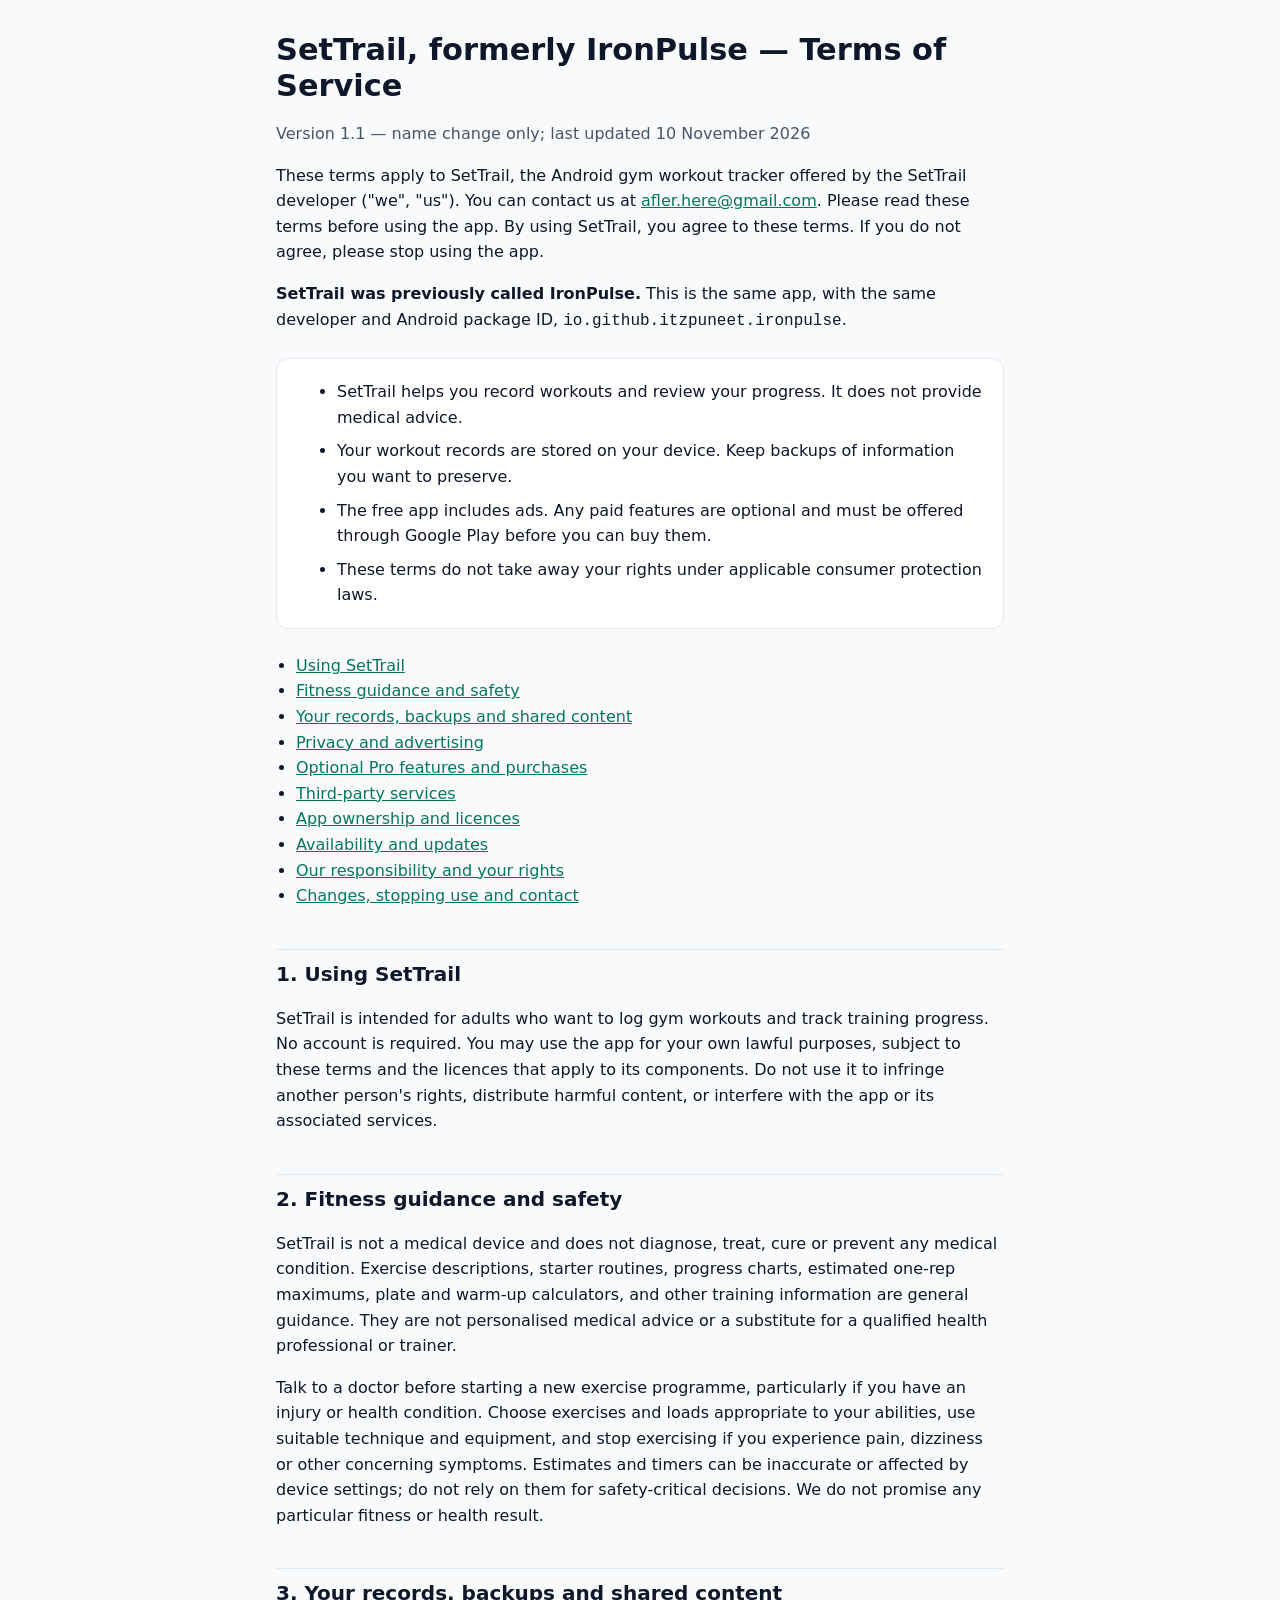
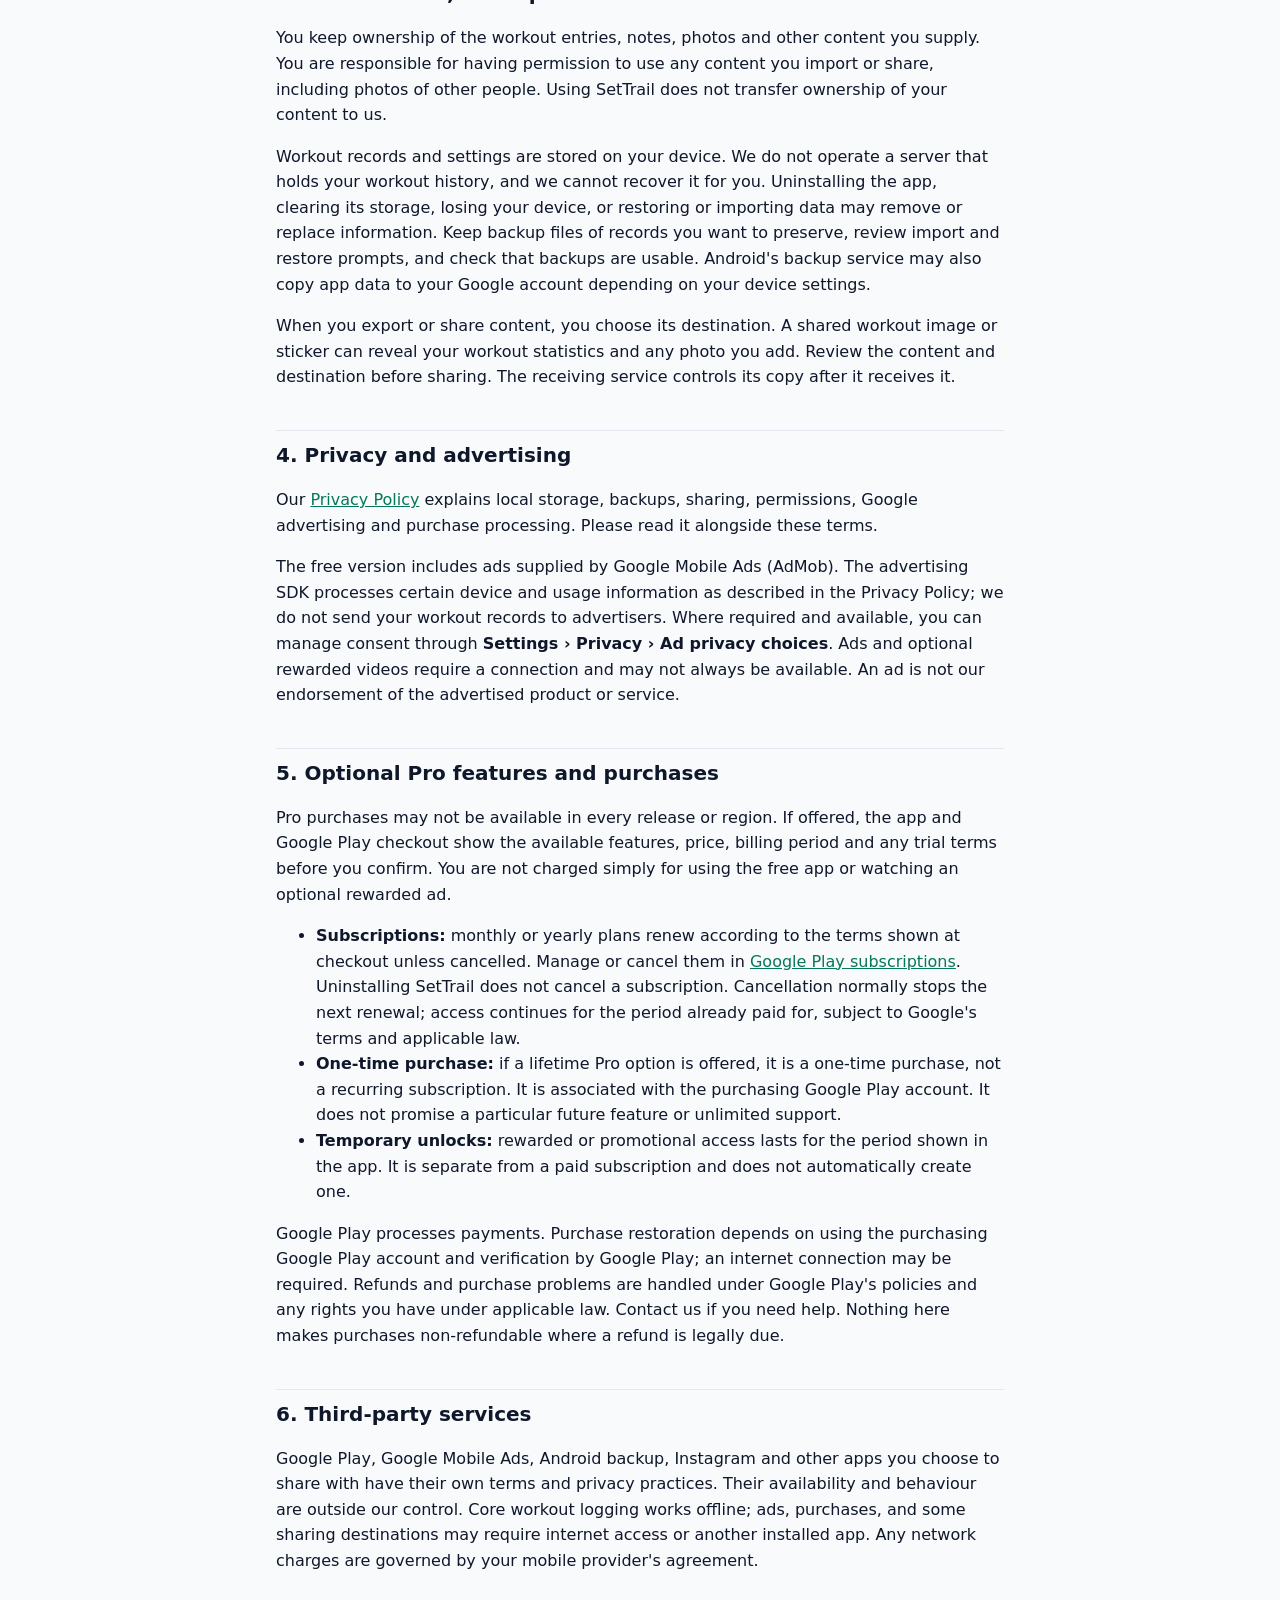
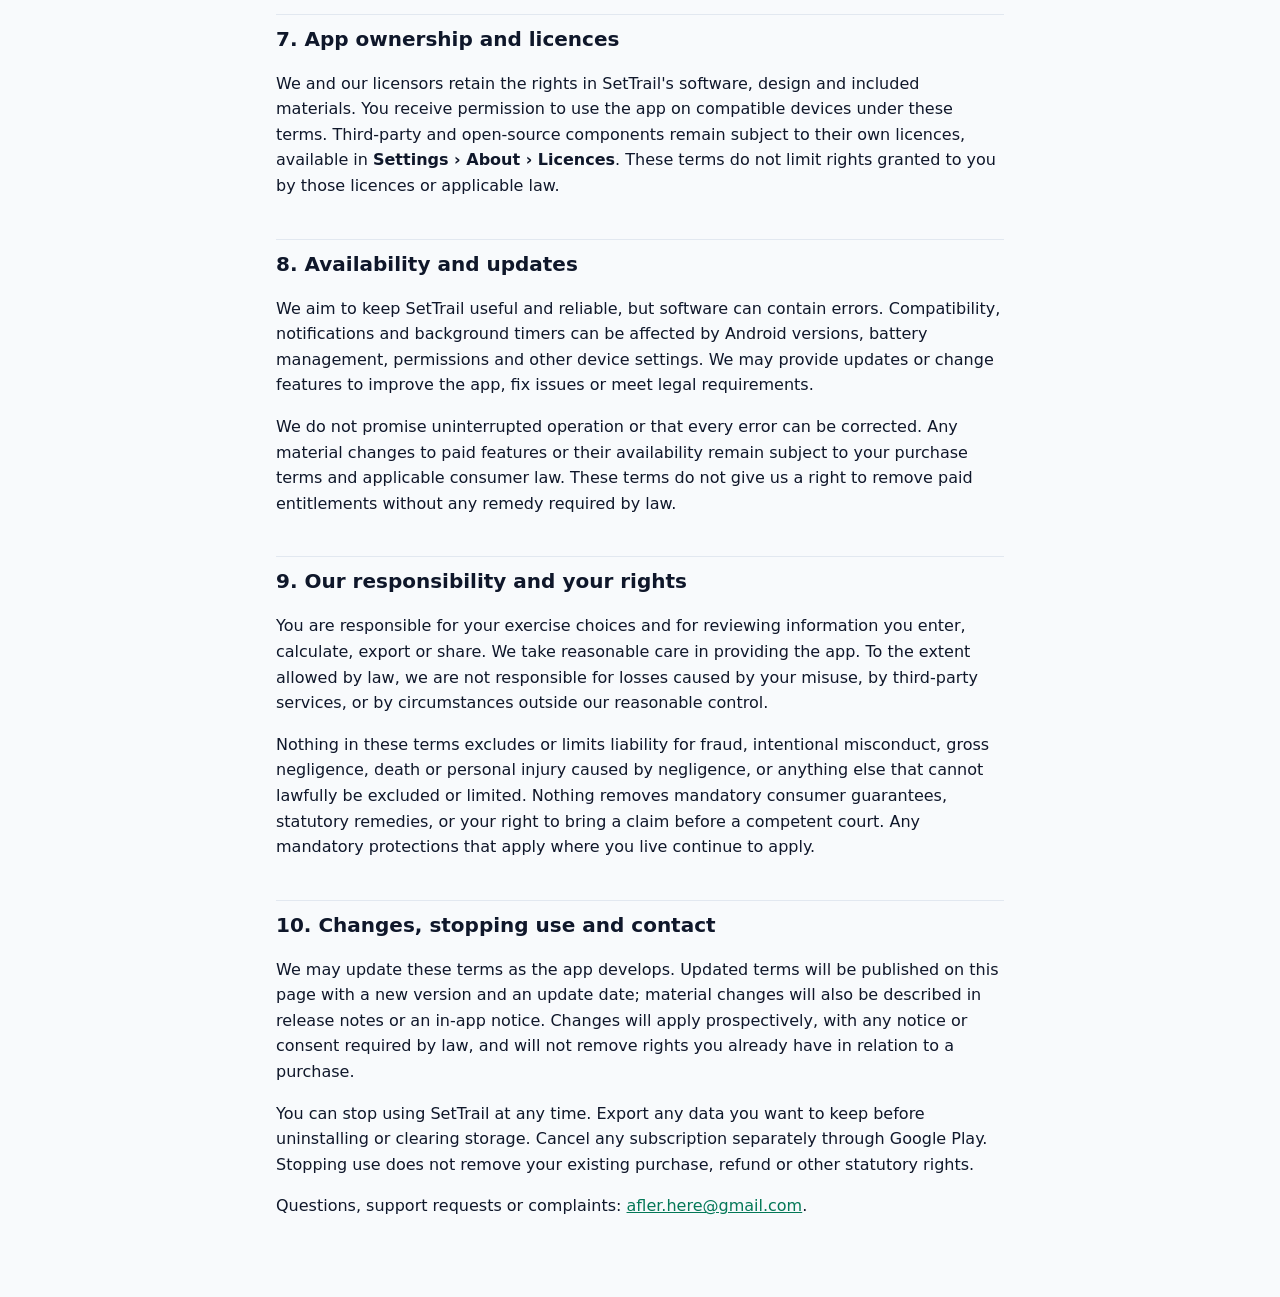
<file: ironpulse/terms.html>
<!doctype html>
<html lang="en">
<head>
<meta charset="utf-8">
<meta name="viewport" content="width=device-width, initial-scale=1">
<title>SetTrail, formerly IronPulse — Terms of Service</title>
<meta name="description" content="Terms for using SetTrail, the Android gym workout tracker: fitness guidance, local data, advertising, optional purchases and your rights.">
<style>
  :root {
    --bg: #f8fafc; --text: #0f172a; --muted: #475569; --line: #e2e8f0;
    --card: #ffffff; --accent: #047857;
  }
  @media (prefers-color-scheme: dark) {
    :root {
      --bg: #020617; --text: #e2e8f0; --muted: #94a3b8; --line: #1e293b;
      --card: #0f172a; --accent: #34d399;
    }
  }
  * { box-sizing: border-box; }
  body {
    margin: 0; background: var(--bg); color: var(--text);
    font: 16px/1.6 system-ui, -apple-system, "Segoe UI", Roboto, sans-serif;
    -webkit-text-size-adjust: 100%;
  }
  main { max-width: 760px; margin: 0 auto; padding: 32px 16px 64px; }
  h1 { font-size: 1.9rem; line-height: 1.2; margin: 0 0 4px; }
  h2 { font-size: 1.25rem; margin: 40px 0 8px; padding-top: 8px; border-top: 1px solid var(--line); }
  h3 { font-size: 1.05rem; margin: 24px 0 4px; }
  p, li { color: var(--text); }
  .muted { color: var(--muted); }
  a { color: var(--accent); overflow-wrap: anywhere; }
  .summary {
    background: var(--card); border: 1px solid var(--line); border-radius: 12px;
    padding: 4px 20px; margin: 24px 0;
  }
  .summary li { margin: 8px 0; }
  table { width: 100%; border-collapse: collapse; margin: 12px 0; font-size: 0.95rem; }
  th, td { text-align: left; vertical-align: top; padding: 8px 8px 8px 0; border-bottom: 1px solid var(--line); }
  th { color: var(--muted); font-weight: 600; }
  .table-wrap { overflow-x: auto; }
  nav ul { padding-left: 20px; }
</style>
</head>
<body>
<main>
  <h1>SetTrail, formerly IronPulse — Terms of Service</h1>
  <p class="muted">Version 1.1 — name change only; last updated 10 November 2026</p>

  <p>These terms apply to SetTrail, the Android gym workout tracker offered by the SetTrail developer
  ("we", "us"). You can contact us at
  <a href="mailto:afler.here@gmail.com">afler.here@gmail.com</a>. Please read these terms before using
  the app. By using SetTrail, you agree to these terms. If you do not agree, please stop using the app.</p>

  <p><strong>SetTrail was previously called IronPulse.</strong> This is the same app, with the same
  developer and Android package ID, <code>io.github.itzpuneet.ironpulse</code>.</p>

  <div class="summary">
    <ul>
      <li>SetTrail helps you record workouts and review your progress. It does not provide medical advice.</li>
      <li>Your workout records are stored on your device. Keep backups of information you want to preserve.</li>
      <li>The free app includes ads. Any paid features are optional and must be offered through Google Play
        before you can buy them.</li>
      <li>These terms do not take away your rights under applicable consumer protection laws.</li>
    </ul>
  </div>

  <nav aria-label="Contents">
    <ul>
      <li><a href="#use">Using SetTrail</a></li>
      <li><a href="#fitness">Fitness guidance and safety</a></li>
      <li><a href="#data">Your records, backups and shared content</a></li>
      <li><a href="#privacy">Privacy and advertising</a></li>
      <li><a href="#purchases">Optional Pro features and purchases</a></li>
      <li><a href="#third-parties">Third-party services</a></li>
      <li><a href="#ownership">App ownership and licences</a></li>
      <li><a href="#availability">Availability and updates</a></li>
      <li><a href="#responsibility">Our responsibility and your rights</a></li>
      <li><a href="#changes">Changes, stopping use and contact</a></li>
    </ul>
  </nav>

  <h2 id="use">1. Using SetTrail</h2>
  <p>SetTrail is intended for adults who want to log gym workouts and track training progress. No account
  is required. You may use the app for your own lawful purposes, subject to these terms and the licences
  that apply to its components. Do not use it to infringe another person's rights, distribute harmful
  content, or interfere with the app or its associated services.</p>

  <h2 id="fitness">2. Fitness guidance and safety</h2>
  <p>SetTrail is not a medical device and does not diagnose, treat, cure or prevent any medical condition.
  Exercise descriptions, starter routines, progress charts, estimated one-rep maximums, plate and warm-up
  calculators, and other training information are general guidance. They are not personalised medical
  advice or a substitute for a qualified health professional or trainer.</p>
  <p>Talk to a doctor before starting a new exercise programme, particularly if you have an injury or health
  condition. Choose exercises and loads appropriate to your abilities, use suitable technique and equipment,
  and stop exercising if you experience pain, dizziness or other concerning symptoms. Estimates and timers
  can be inaccurate or affected by device settings; do not rely on them for safety-critical decisions.
  We do not promise any particular fitness or health result.</p>

  <h2 id="data">3. Your records, backups and shared content</h2>
  <p>You keep ownership of the workout entries, notes, photos and other content you supply. You are
  responsible for having permission to use any content you import or share, including photos of other
  people. Using SetTrail does not transfer ownership of your content to us.</p>
  <p>Workout records and settings are stored on your device. We do not operate a server that holds your
  workout history, and we cannot recover it for you. Uninstalling the app, clearing its storage, losing
  your device, or restoring or importing data may remove or replace information. Keep backup files of
  records you want to preserve, review import and restore prompts, and check that backups are usable.
  Android's backup service may also copy app data to your Google account depending on your device settings.</p>
  <p>When you export or share content, you choose its destination. A shared workout image or sticker can
  reveal your workout statistics and any photo you add. Review the content and destination before sharing.
  The receiving service controls its copy after it receives it.</p>

  <h2 id="privacy">4. Privacy and advertising</h2>
  <p>Our <a href="privacy.html">Privacy Policy</a> explains local storage, backups, sharing, permissions,
  Google advertising and purchase processing. Please read it alongside these terms.</p>
  <p>The free version includes ads supplied by Google Mobile Ads (AdMob). The advertising SDK processes
  certain device and usage information as described in the Privacy Policy; we do not send your workout
  records to advertisers. Where required and available, you can manage consent through
  <strong>Settings &rsaquo; Privacy &rsaquo; Ad privacy choices</strong>. Ads and optional rewarded videos
  require a connection and may not always be available. An ad is not our endorsement of the advertised
  product or service.</p>

  <h2 id="purchases">5. Optional Pro features and purchases</h2>
  <p>Pro purchases may not be available in every release or region. If offered, the app and Google Play
  checkout show the available features, price, billing period and any trial terms before you confirm.
  You are not charged simply for using the free app or watching an optional rewarded ad.</p>
  <ul>
    <li><strong>Subscriptions:</strong> monthly or yearly plans renew according to the terms shown at
      checkout unless cancelled. Manage or cancel them in
      <a href="https://play.google.com/store/account/subscriptions">Google Play subscriptions</a>.
      Uninstalling SetTrail does not cancel a subscription. Cancellation normally stops the next renewal;
      access continues for the period already paid for, subject to Google's terms and applicable law.</li>
    <li><strong>One-time purchase:</strong> if a lifetime Pro option is offered, it is a one-time purchase,
      not a recurring subscription. It is associated with the purchasing Google Play account. It does not
      promise a particular future feature or unlimited support.</li>
    <li><strong>Temporary unlocks:</strong> rewarded or promotional access lasts for the period shown in
      the app. It is separate from a paid subscription and does not automatically create one.</li>
  </ul>
  <p>Google Play processes payments. Purchase restoration depends on using the purchasing Google Play
  account and verification by Google Play; an internet connection may be required. Refunds and purchase
  problems are handled under Google Play's policies and any rights you have under applicable law.
  Contact us if you need help. Nothing here makes purchases non-refundable where a refund is legally due.</p>

  <h2 id="third-parties">6. Third-party services</h2>
  <p>Google Play, Google Mobile Ads, Android backup, Instagram and other apps you choose to share with have
  their own terms and privacy practices. Their availability and behaviour are outside our control.
  Core workout logging works offline; ads, purchases, and some sharing destinations may require internet
  access or another installed app. Any network charges are governed by your mobile provider's agreement.</p>

  <h2 id="ownership">7. App ownership and licences</h2>
  <p>We and our licensors retain the rights in SetTrail's software, design and included materials. You
  receive permission to use the app on compatible devices under these terms. Third-party and open-source
  components remain subject to their own licences, available in <strong>Settings &rsaquo; About &rsaquo;
  Licences</strong>. These terms do not limit rights granted to you by those licences or applicable law.</p>

  <h2 id="availability">8. Availability and updates</h2>
  <p>We aim to keep SetTrail useful and reliable, but software can contain errors. Compatibility,
  notifications and background timers can be affected by Android versions, battery management, permissions
  and other device settings. We may provide updates or change features to improve the app, fix issues or
  meet legal requirements.</p>
  <p>We do not promise uninterrupted operation or that every error can be corrected. Any material changes
  to paid features or their availability remain subject to your purchase terms and applicable consumer law.
  These terms do not give us a right to remove paid entitlements without any remedy required by law.</p>

  <h2 id="responsibility">9. Our responsibility and your rights</h2>
  <p>You are responsible for your exercise choices and for reviewing information you enter, calculate,
  export or share. We take reasonable care in providing the app. To the extent allowed by law, we are not
  responsible for losses caused by your misuse, by third-party services, or by circumstances outside our
  reasonable control.</p>
  <p>Nothing in these terms excludes or limits liability for fraud, intentional misconduct, gross negligence,
  death or personal injury caused by negligence, or anything else that cannot lawfully be excluded or
  limited. Nothing removes mandatory consumer guarantees, statutory remedies, or your right to bring a
  claim before a competent court. Any mandatory protections that apply where you live continue to apply.</p>

  <h2 id="changes">10. Changes, stopping use and contact</h2>
  <p>We may update these terms as the app develops. Updated terms will be published on this page with a new
  version and an update date; material changes will also be described in release notes or an in-app notice.
  Changes will apply prospectively, with any notice or consent required by law, and will not remove
  rights you already have in relation to a purchase.</p>
  <p>You can stop using SetTrail at any time. Export any data you want to keep before uninstalling or
  clearing storage. Cancel any subscription separately through Google Play. Stopping use does not remove
  your existing purchase, refund or other statutory rights.</p>
  <p>Questions, support requests or complaints:
    <a href="mailto:afler.here@gmail.com">afler.here@gmail.com</a>.</p>
</main>
</body>
</html>
</file>
<file: ancient-vault/site.css>
:root{color-scheme:dark;--bg:#10191c;--panel:#162327;--text:#eef0e9;--muted:#b5c0bc;--gold:#d2b678;--line:#354448;--serif:Georgia,'Times New Roman',serif;--sans:system-ui,-apple-system,BlinkMacSystemFont,'Segoe UI',sans-serif}*{box-sizing:border-box}html{scroll-behavior:smooth}body{margin:0;background:var(--bg);color:var(--text);font:1.05rem/1.75 var(--sans)}a{color:var(--gold);text-underline-offset:.24em}a:hover{color:#f4deab}a:focus-visible{outline:3px solid var(--gold);outline-offset:5px}p{margin:0 0 1.3rem}h1,h2,h3{font-family:var(--serif);font-weight:400;line-height:1.13;letter-spacing:-.025em}h1{font-size:clamp(2.7rem,6vw,5.4rem);margin:.7rem 0 1.5rem}h2{font-size:clamp(1.9rem,3vw,2.7rem);margin:0 0 1.2rem}h3{font-size:1.45rem;margin:1.8rem 0 .7rem}.wrap{width:min(1120px,calc(100% - 3rem));margin:auto}.skip{position:absolute;left:1rem;top:-5rem;background:var(--gold);color:var(--bg);padding:.6rem 1rem;z-index:3}.skip:focus{top:1rem}.site-header{display:flex;align-items:center;justify-content:space-between;gap:1.5rem;padding:1.8rem 0;border-bottom:1px solid var(--line)}.brand{display:flex;gap:.8rem;align-items:center;text-decoration:none;color:var(--text);font:1.1rem var(--serif);letter-spacing:.03em}.brand svg{width:29px;height:36px;color:var(--gold);flex:none}.brand small{display:block;font:.75rem var(--sans);letter-spacing:.16em;text-transform:uppercase;color:var(--muted);margin-top:.3rem}nav{display:flex;flex-wrap:wrap;gap:1.4rem;font-size:.95rem}nav a{color:var(--muted);text-decoration:none}nav a[aria-current=page]{color:var(--gold);text-decoration:underline}.eyebrow{font-size:.8rem;letter-spacing:.16em;text-transform:uppercase;color:var(--gold);margin:0 0 1rem}.hero{display:grid;grid-template-columns:1.1fr 1fr;align-items:center;gap:3.5rem;padding:5rem 0 4.5rem}.hero h1 em{font-weight:400;color:var(--gold)}.hero-copy{max-width:37rem}.intro{font-size:1.15rem;color:var(--muted)}.button{display:inline-block;background:var(--gold);border:1px solid var(--gold);color:var(--bg);font-size:1rem;font-weight:650;padding:.7rem 1.3rem;text-decoration:none;margin:.4rem 0 1rem}.button:hover{background:#e7ce99;color:#11191b}.archive-art{width:100%;height:auto;display:block}.art-label{margin:0;text-align:center;color:var(--muted);font-size:.85rem;letter-spacing:.08em}.section{border-top:1px solid var(--line);padding:3.5rem 0}.split{display:grid;grid-template-columns:.8fr 1.2fr;gap:4rem}.section p,.legal p,.legal li{color:var(--muted)}.story-list{list-style:none;padding:0;margin:0}.story-list li{padding:1.3rem 0;border-bottom:1px solid var(--line);font-family:var(--serif);font-size:1.4rem;line-height:1.3}.story-list li:first-child{padding-top:0}.story-list span{display:block;font:1rem/1.65 var(--sans);color:var(--muted);margin-top:.5rem}.access{background:var(--panel);padding:1.5rem 1.8rem;border-left:3px solid var(--gold);margin-top:2rem}.access h3{margin-top:0}.access p:last-child{margin-bottom:0}.legal{max-width:800px;padding:4rem 0}.legal h1{font-size:clamp(2.5rem,5vw,4rem)}.legal h2{font-size:1.65rem;margin:2.4rem 0 1rem}.legal ul{padding-left:1.4rem}.legal li{margin:.6rem 0}.legal .date{font-size:.95rem;color:var(--muted)}.legal strong{color:var(--text)}.legal code{font-size:.9em;color:var(--gold);overflow-wrap:anywhere}.site-footer{border-top:1px solid var(--line);padding:2.5rem 0 3rem;color:var(--muted);font-size:.9rem;display:flex;justify-content:space-between;gap:2rem;flex-wrap:wrap}.site-footer p{margin:0}.footer-links{display:flex;gap:1rem;flex-wrap:wrap}.site-footer a{overflow-wrap:anywhere}@media(max-width:720px){.wrap{width:calc(100% - 2rem)}.site-header{align-items:flex-start;flex-direction:column;gap:1.3rem}nav{gap:1.1rem}.hero{grid-template-columns:1fr;padding:3rem 0;gap:2rem}.hero-copy{max-width:none}.hero-art{max-width:410px;margin:auto;width:100%}.split{grid-template-columns:1fr;gap:1.2rem}.section{padding:2.7rem 0}.legal{padding:3rem 0}.access{padding:1.2rem}.site-footer{flex-direction:column;gap:1.3rem}}@media(prefers-reduced-motion:reduce){html{scroll-behavior:auto}}
</file>
